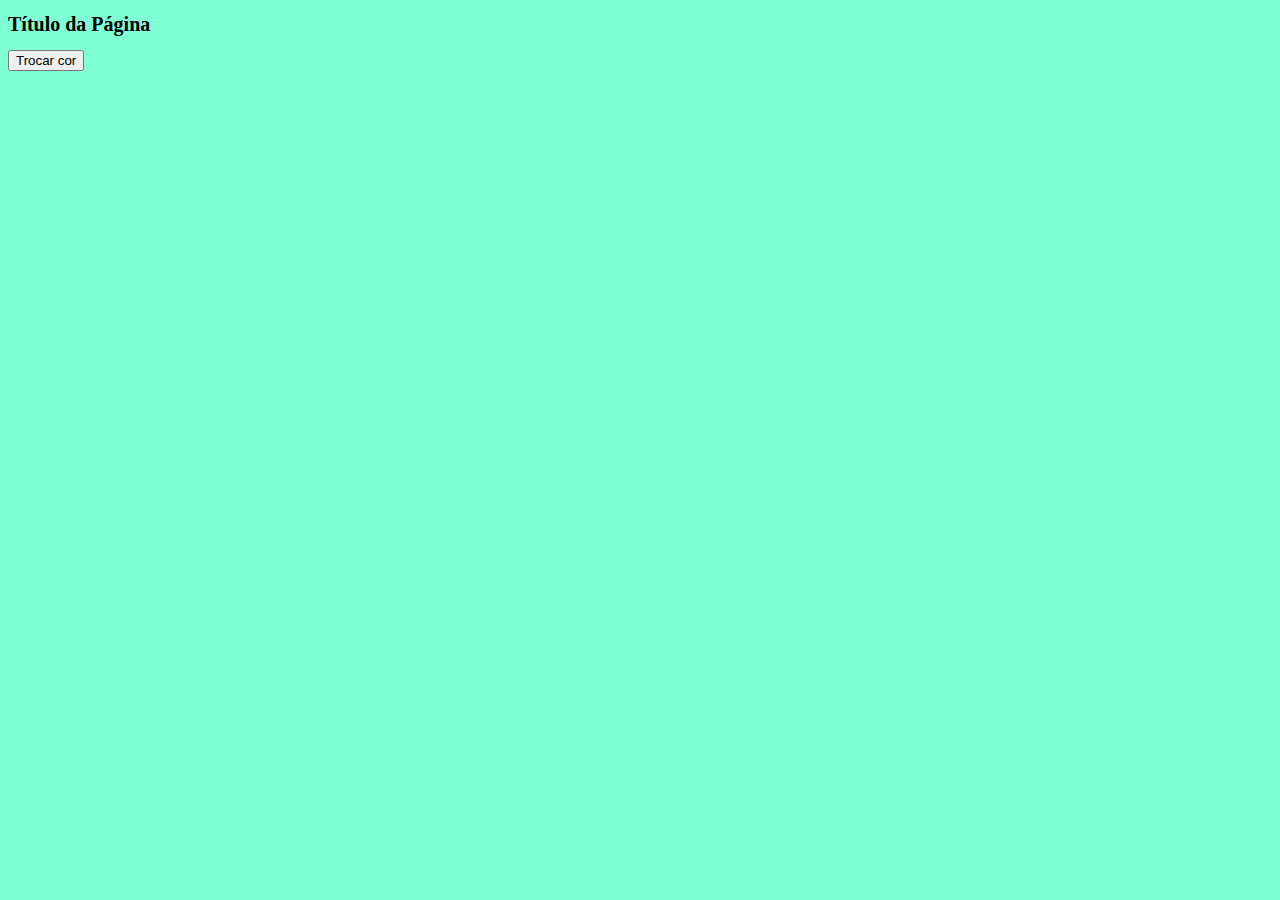
<file: Aula_05/index.html>
<!DOCTYPE html>
<html lang="en">
<head>
    <meta charset="UTF-8">
    <meta http-equiv="X-UA-Compatible" content="IE=edge">
    <meta name="viewport" content="width=device-width, initial-scale=1.0">
    <title>Document</title>
    <link rel="stylesheet" href="style.css">
</head>

<body>

    <h1>Título da Página</h1>

    <button onclick="trocarCor()">Trocar cor</button>
    
    <script src="./main.js"></script>
    
</body>
</html>
</file>
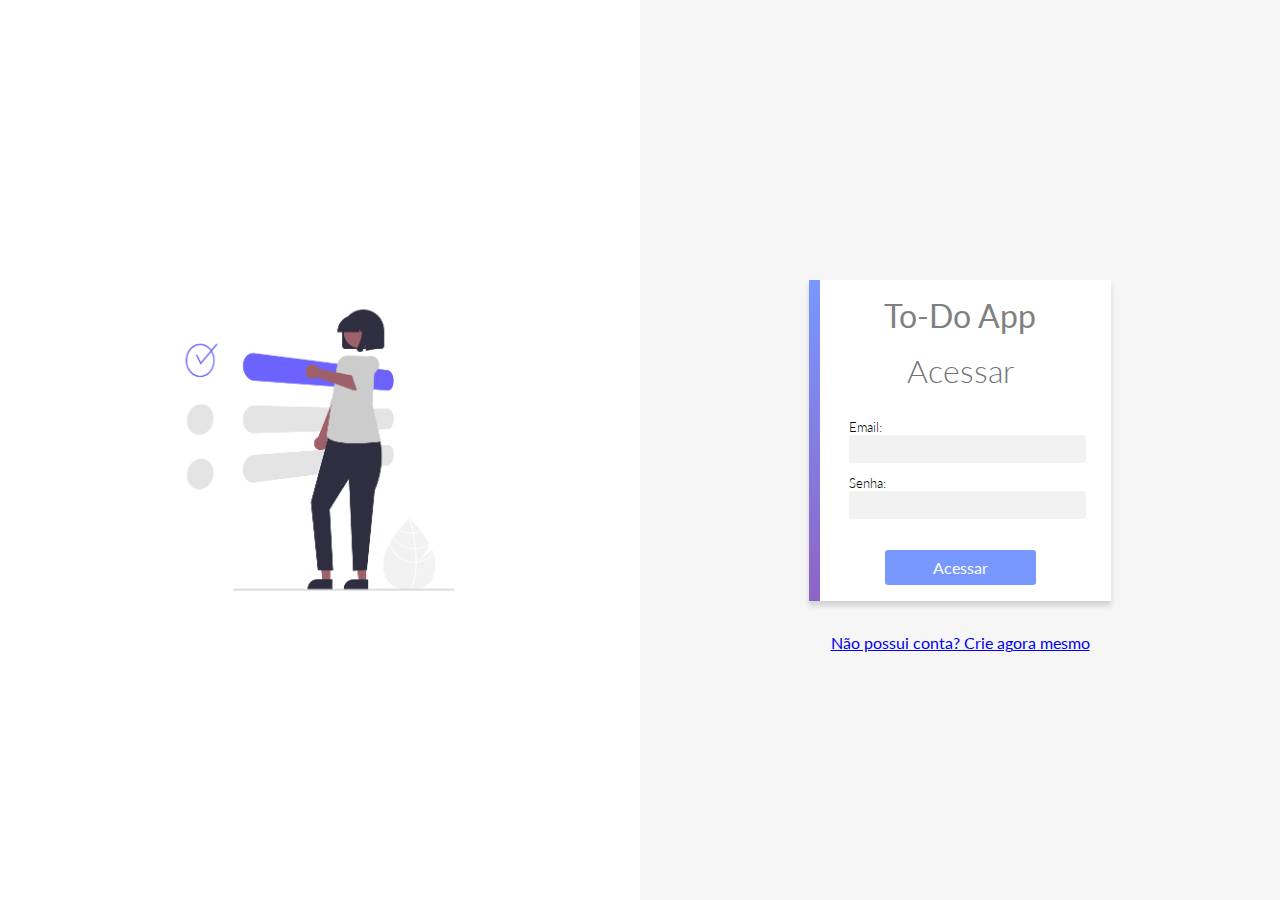
<file: DH-FrontEnd2-ToDoApp-ProjetoBase-main/index.html>
<!DOCTYPE html>
<html lang="pt-BR">

<head>
  <meta charset="UTF-8">
  <meta http-equiv="X-UA-Compatible" content="IE=edge">
  <meta name="viewport" content="width=device-width, initial-scale=1.0">
  <title>To-Do App</title>

  <!-- ---------------- estilos compartilhados entre login e signup ---------------- -->
  <link rel="stylesheet" href="styles/acesso.css">

</head>

<body>
  <div class="left">
    <img src="./assets/pessoa-login.png" alt="">
  </div>

  <div class="right">
    <form>
      <div class="form-header">
        <p>To-Do App</p>
      </div>
      <h1>Acessar</h1>
      <label>
        Email:
        <input id="Email" type="email">
      </label>
      <label>
        Senha:
        <input id="Password" type="password">
      </label>

      <button id="loginButton" type="submit">Acessar</button>

    </form>
    <div class="ingressar">
      <a href="signup.html">Não possui conta? Crie agora mesmo</a>
    </div>
  </div>

</body>

</html>
</file>
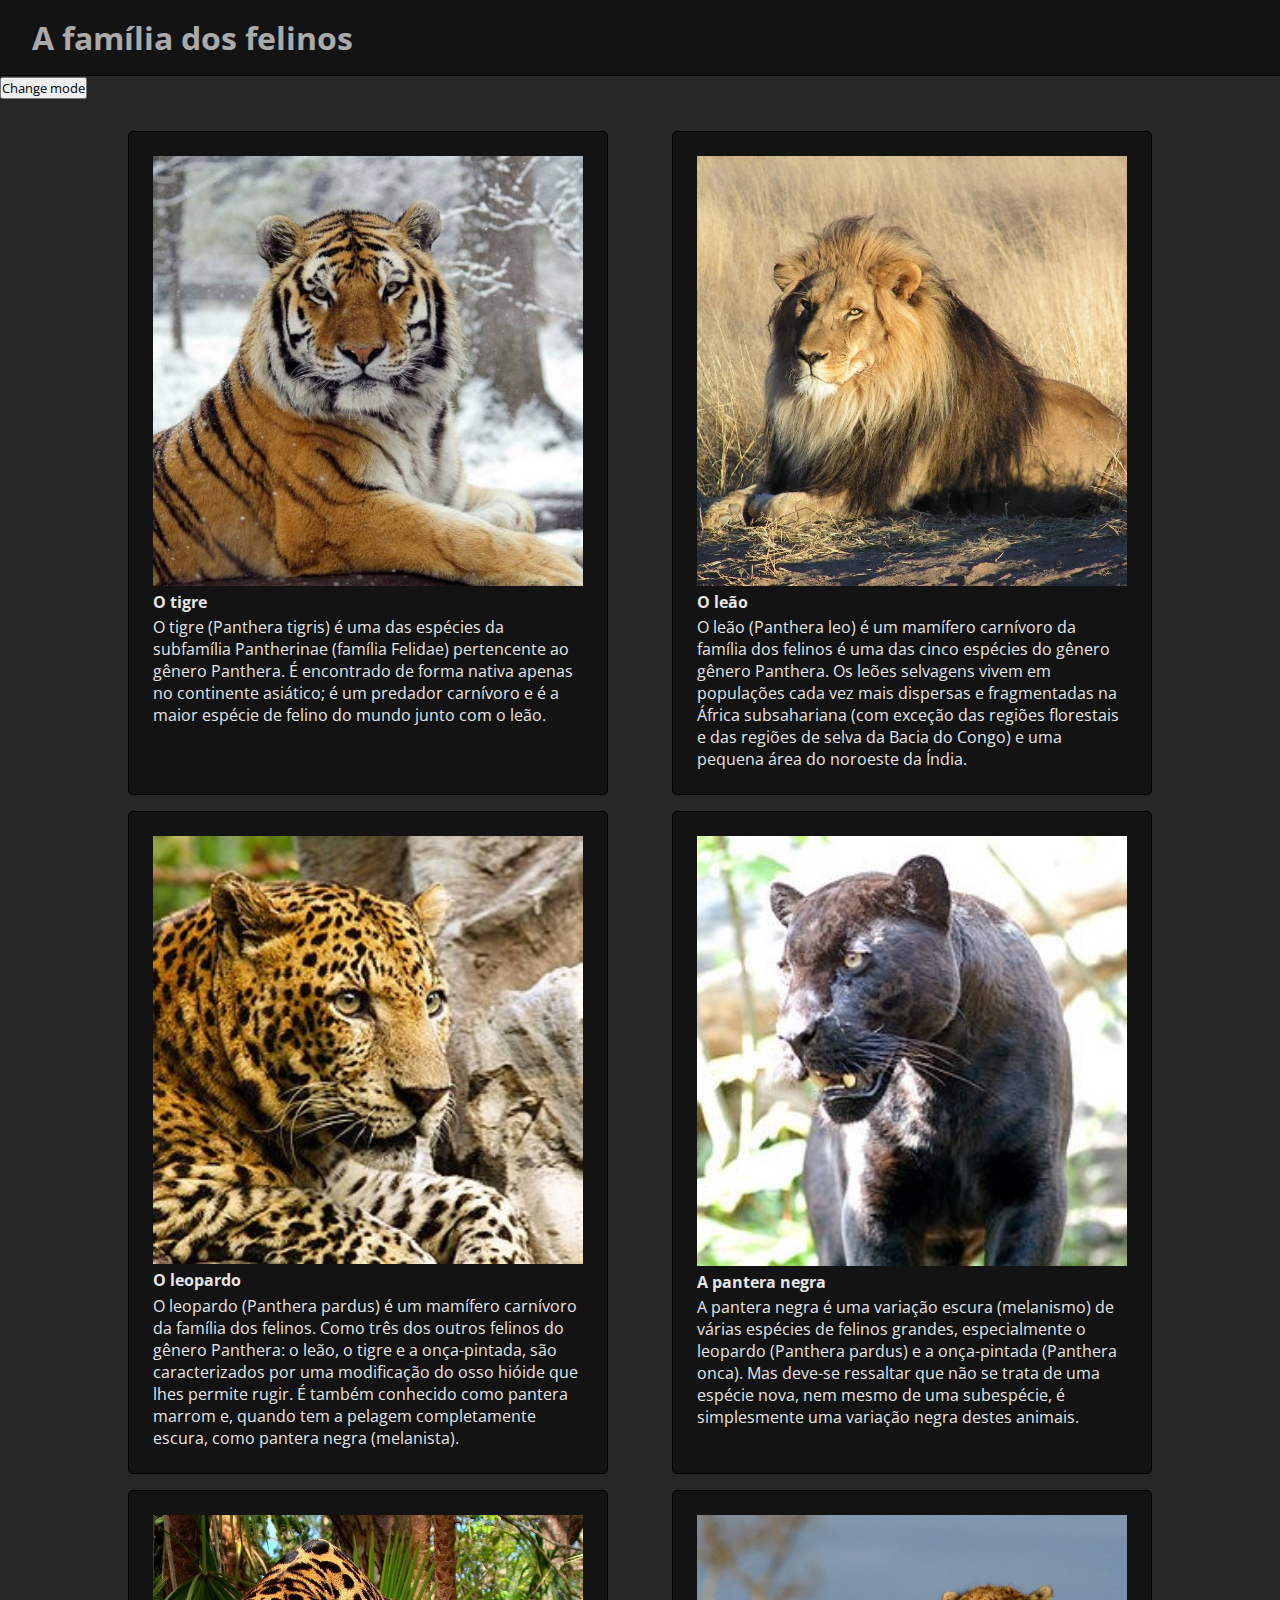
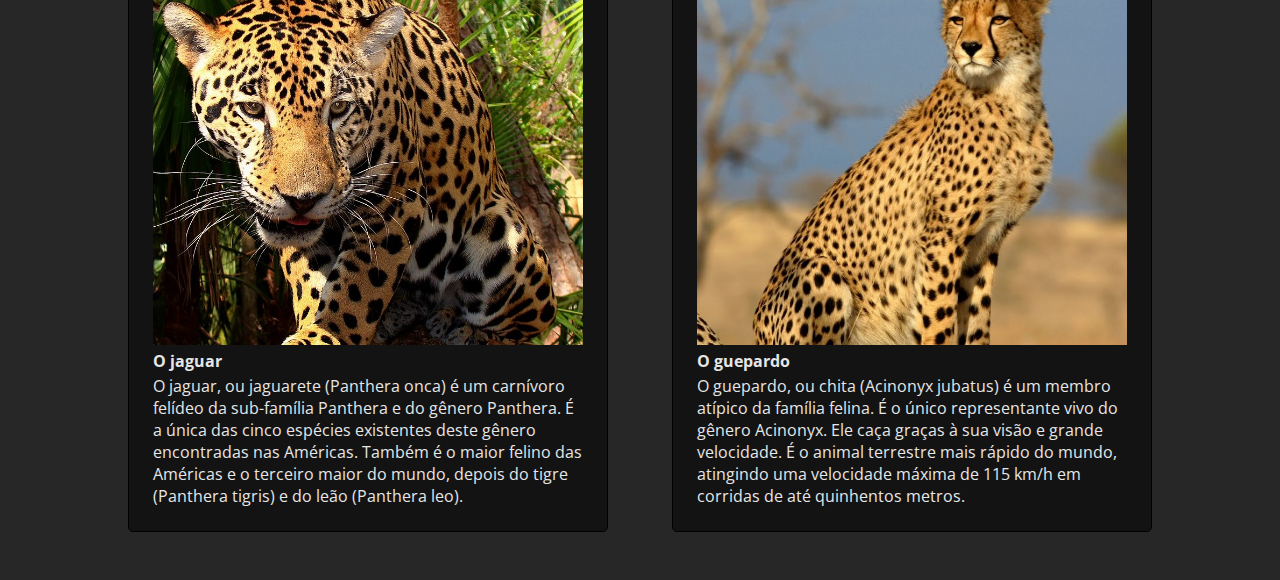
<file: Aula_05/Aula5_mesa_de_trabalho/index.html>
<!DOCTYPE html>
<html lang="pt-BR">

<head>
  <meta charset="UTF-8">
  <meta http-equiv="X-UA-Compatible" content="IE=edge">
  <meta name="viewport" content="width=device-width, initial-scale=1.0">
  <link rel="stylesheet" href="styles.css">
  <title>Aula 5 - Modificar elementos com JS </title>
</head>

<body class="dark">

  <h1>A família dos felinos</h1>

  <button onclick="changeMode()">Change mode</button>

  <div class="container">
    <div class="item">
      <img src="./imagens/tiger.jpg">
      <h2>O tigre</h2>
      <p>
        O tigre (Panthera tigris) é uma das espécies da subfamília Pantherinae (família Felidae)
        pertencente ao gênero Panthera. É encontrado de forma nativa apenas no continente asiático; é um predador
        carnívoro e
        é a maior espécie de felino do mundo junto com o leão.
      </p>
    </div>
    <div class="item">
      <img src="./imagens/leon.jpg">
      <h2>O leão</h2>
      <p>
        O leão (Panthera leo) é um mamífero carnívoro da família dos felinos é uma das cinco espécies do gênero
        gênero Panthera. Os leões selvagens vivem em populações cada vez mais dispersas e fragmentadas na África
        subsahariana
        (com exceção das regiões florestais e das regiões de selva da Bacia do Congo) e uma pequena área do noroeste da
        Índia.
      </p>
    </div>
    <div class="item">
      <img src="./imagens/leopardo.jpg">
      <h2>O leopardo</h2>
      <p>
        O leopardo (Panthera pardus) é um mamífero carnívoro da família dos felinos. Como três dos outros
        felinos do gênero Panthera: o leão, o tigre e a onça-pintada, são caracterizados por uma modificação do osso
        hióide que lhes permite rugir.
        É também conhecido como pantera marrom e, quando tem a pelagem completamente escura, como pantera negra
        (melanista).
      </p>
    </div>
    <div class="item">
      <img src="./imagens/pantera-negra.jpg">
      <h2>A pantera negra</h2>
      <p>
        A pantera negra é uma variação escura (melanismo) de várias espécies de felinos grandes, especialmente o
        leopardo (Panthera pardus) e a onça-pintada (Panthera onca).
        Mas deve-se ressaltar que não se trata de uma espécie nova, nem mesmo de uma subespécie, é simplesmente uma
        variação negra destes animais.
      </p>
    </div>
    <div class="item">
      <img src="./imagens/jaguar.jpg">
      <h2>O jaguar</h2>
      <p>
        O jaguar, ou jaguarete (Panthera onca) é um carnívoro felídeo da sub-família Panthera e do
        gênero Panthera. É a única das cinco espécies existentes deste gênero encontradas nas Américas. Também
        é o maior felino das Américas e o terceiro maior do mundo, depois do tigre (Panthera tigris) e do leão (Panthera
        leo).
      </p>
    </div>
    <div class="item">
      <img src="./imagens/chita.jpg">
      <h2>O guepardo</h2>
      <p>
        O guepardo, ou chita (Acinonyx jubatus) é um membro atípico da família felina. É o único
        representante vivo do gênero Acinonyx. Ele caça graças à sua visão e grande velocidade. É o animal terrestre
        mais rápido
        do mundo, atingindo uma velocidade máxima de 115 km/h em corridas de até quinhentos metros.
      </p>
    </div>
  </div>

  <script src="./main.js"></script>

</body>

</html>
</file>
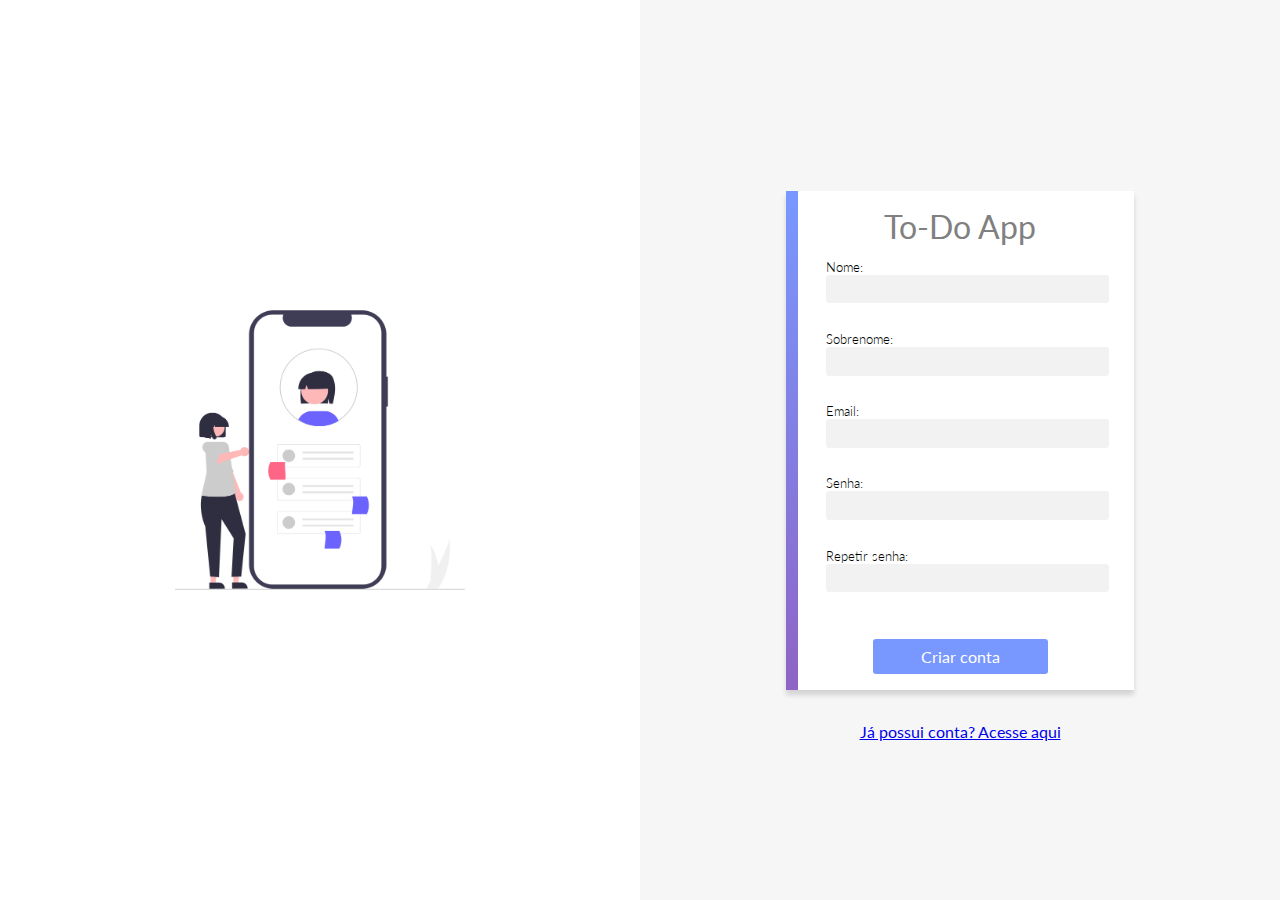
<file: DH-FrontEnd2-ToDoApp-ProjetoBase-main/signup.html>
<!DOCTYPE html>
<html lang="pt-BR">

<head>
  <meta charset="UTF-8">
  <meta http-equiv="X-UA-Compatible" content="IE=edge">
  <meta name="viewport" content="width=device-width, initial-scale=1.0">
  <title>To-Do App</title>

  <!-- ---------------- estilos compartilhados entre login e signup ---------------- -->
  <link rel="stylesheet" href="styles/acesso.css">

</head>

<!-- Campos de Nome e Sobrenome não devem estar vazios e o campo de email deve conter um email válido -->

<body>

  <div class="left">
    <img src="./assets/pessoa-signup.png" alt="">
  </div>
  <div class="right">
    <form>
      <div class="form-header">
        <p>To-Do App</p>
      </div>

      <label>
        Nome:
        <input id="firstName" minlength="6" type="text">
        <p class="obrigatorio">Campo obrigatório</p>
      </label>
      <label>
        Sobrenome:
        <input id="lastName" minlength="6" type="text">
        <p class="obrigatorio">Campo obrigatório</p>
      </label>
      <label>
        Email:
        <input id="email" type="email">
        <p class="obrigatorio">Campo obrigatório</p>
      </label>
      <label>
        Senha:
        <input id="password" minlength="8" type="password">
        <p class="obrigatorio">Campo obrigatório</p>
      </label>
      <label>
        Repetir senha:
        <input id="passwordValidation" type="password">
        <p class="obrigatorio">Campo obrigatório</p>
      </label>

      <button id="createUserButton">Criar conta</button>

    </form>
    <div class="ingressar">
      <a href="index.html">Já possui conta? Acesse aqui</a>
    </div>
  </div>

<script src="./scripts/signup.js"></script>

</body>

</html>
</file>
<file: Aula_05/style.css>
body{
    background-color: aquamarine;
    transition: 2s;
}

h1{
    font-size: 20px;
}

.background-red{
    background-color: red;
}

.background-red h1{
    color: white;
}
</file>
<file: DH-FrontEnd2-ToDoApp-ProjetoBase-main/styles/acesso.css>
@import url('./common.css');

body{
  display: flex;
}

h1 {
  color: rgb(116, 116, 116);
  font-weight: 300;
  margin: .5em 0;
}

form {
  position: relative;
  max-width: 26em;
  background-color: white;
  display: flex;
  align-items: center;
  flex-direction: column;
  margin: 2em auto;
  box-shadow: 0 5px 5px lightgrey;
  padding: 1em 2.5em;
  box-sizing: border-box;
}

form:after {
  position: absolute;
  content: '';
  width: .7em;
  height: 100%;
  top: 0;
  left: 0;
  background: linear-gradient(var(--primary), var(--secondary));
}


input {
  width: 100%;
  padding: .4em .5em;
  background-color: var(--app-grey);
  border: 1px solid var(--app-grey);
  border-radius: .2em;
}

input:focus {
  outline: none;
  border: 1px solid lightgrey;
}

label {
  width: 100%;
  font-weight: 300;
  margin-bottom: -.1em;
  margin-top: 1em;
  font-size: .8em;
}

button {
  padding: .5em 3em;
  background-color: var(--primary);
  color: white;
  margin-top: 2em;
  font-weight: 400;
  font-size: 1em;
}

.form-header {
  color: grey;
  font-size: 2em;
}
.ingressar{
  text-align: center;
}
.left{
  width: 50%;  
  background-color: white;
  text-align: center;
  display: flex;
  align-items: center;
  justify-content: center;
}
.left img{
  width:60%;
}
.right{
  width: 50%;
  display: flex;
  flex-direction: column;
  align-items: center;
  justify-content: center;
}

.erro {
  border: 1px solid red;
}

.obrigatorio {
  opacity: 0;
}
</file>
<file: Aula_05/Aula5_mesa_de_trabalho/styles.css>
@import url('https://fonts.googleapis.com/css2?family=Open+Sans:wght@300;400&display=swap');

* {
  margin: 0;
  padding: 0;
  font-family: 'Open Sans', sans-serif;
}

body {
  background-color: rgb(219, 219, 219);
  transition: 2s;
}

h1 {
  padding: .5em 1em;
  background-color: white;
  border-bottom: 1px solid lightgrey;
  color: grey;
}

.container {
  display: flex;
  flex-wrap: wrap;
  justify-content: space-between;
  width: 80%;
  margin: 2em 10%;
}

.item {
  width: 30em;
  background-color: white;
  box-sizing: border-box;
  padding: 1.5em;
  margin-bottom: 1em;
  border-radius: 5px;
  border: 1px solid lightgray;
}

.item img {
  width: 100%;
}

.item h2 {
  font-size: 1em;
  margin-bottom: .2em;
}


/* ------------------------------ Estilos para o tema escuro (Dark-Mode) ----------------------------------------------- */

/* Os seguintes estilos são os que usaremos para aplicar o modo escuro, 
você terá que modificar os seletores a fim de poder resolver o exercício. /*  */

.dark
{
  background-color: rgb(39, 39, 39);
}

.dark h1
{ 
  background-color: rgb(19, 19, 19);
  color: rgb(170, 170, 170);
  border-color: black;
}


.dark .item
{
  background-color: rgb(19, 19, 19);
  border-color: black;
}

.dark .item h2, .dark .item p
{
  color: rgb(230, 230, 230);
}
</file>
